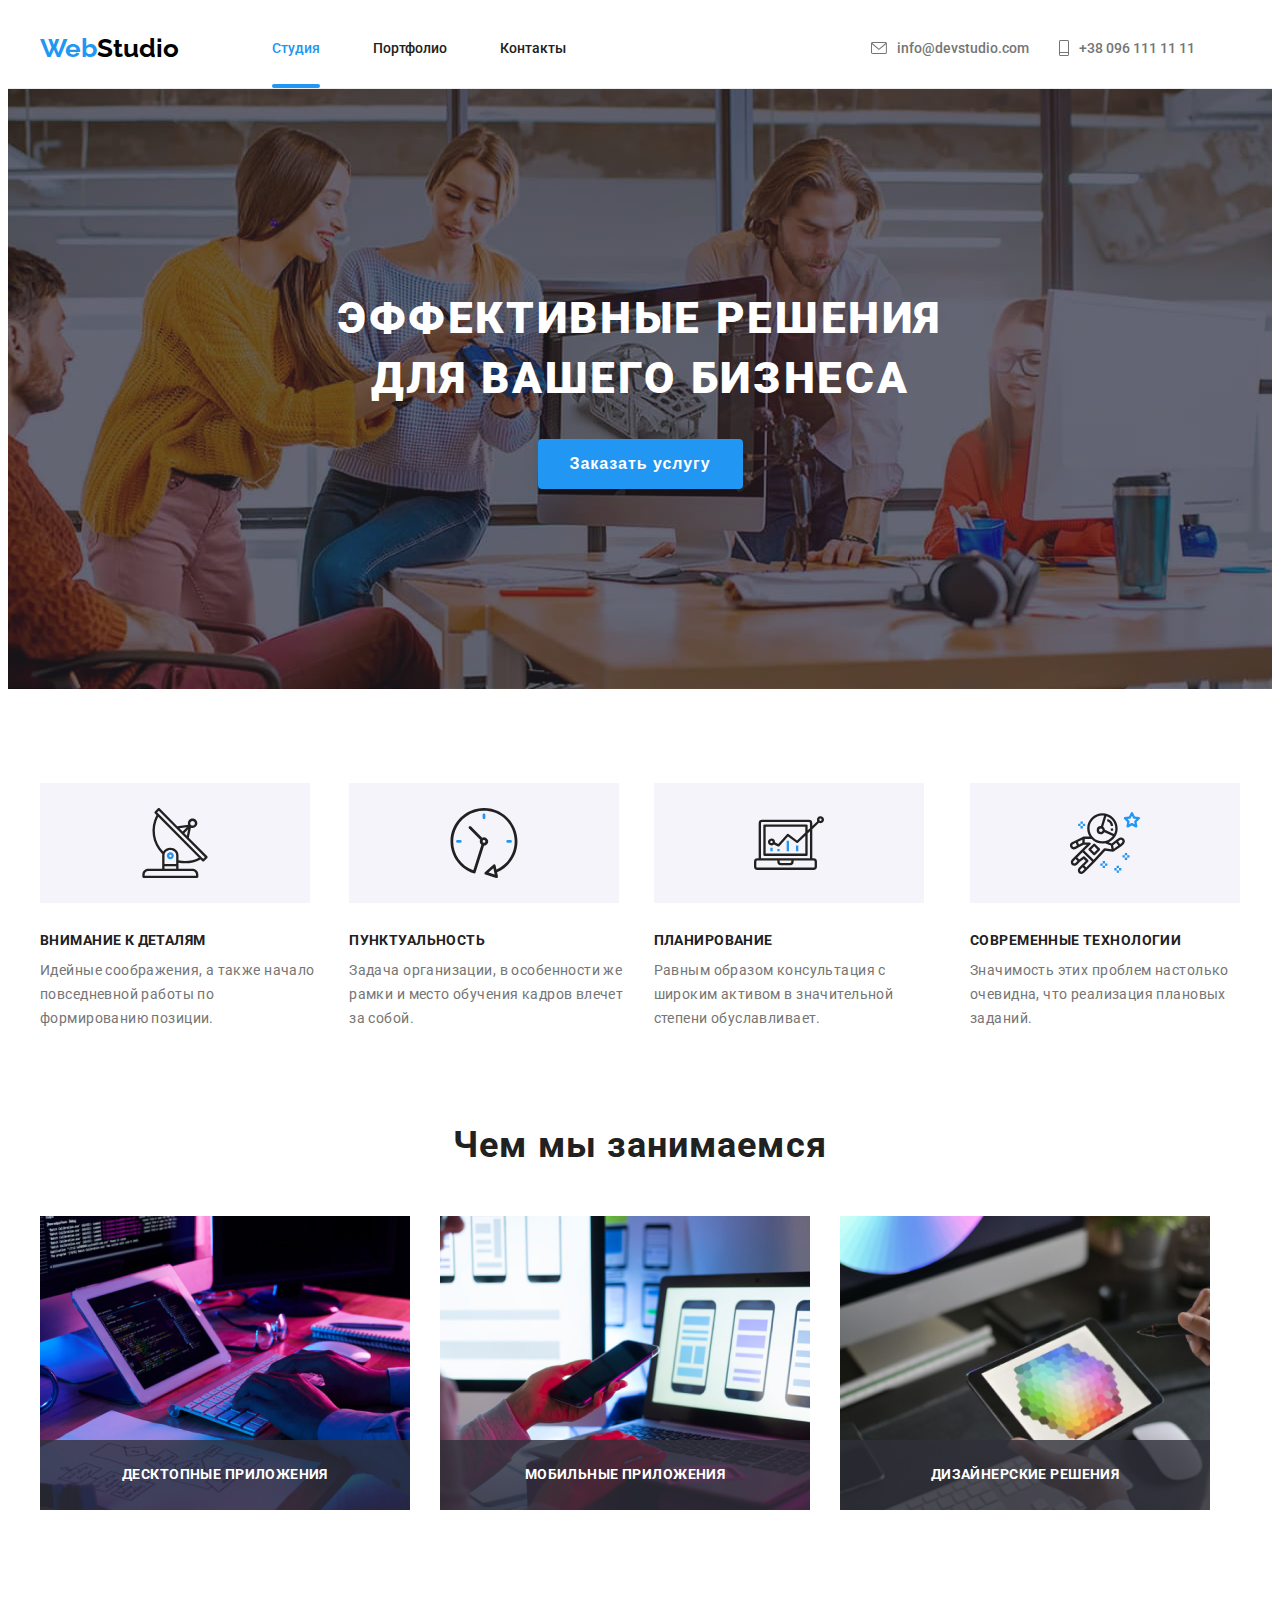
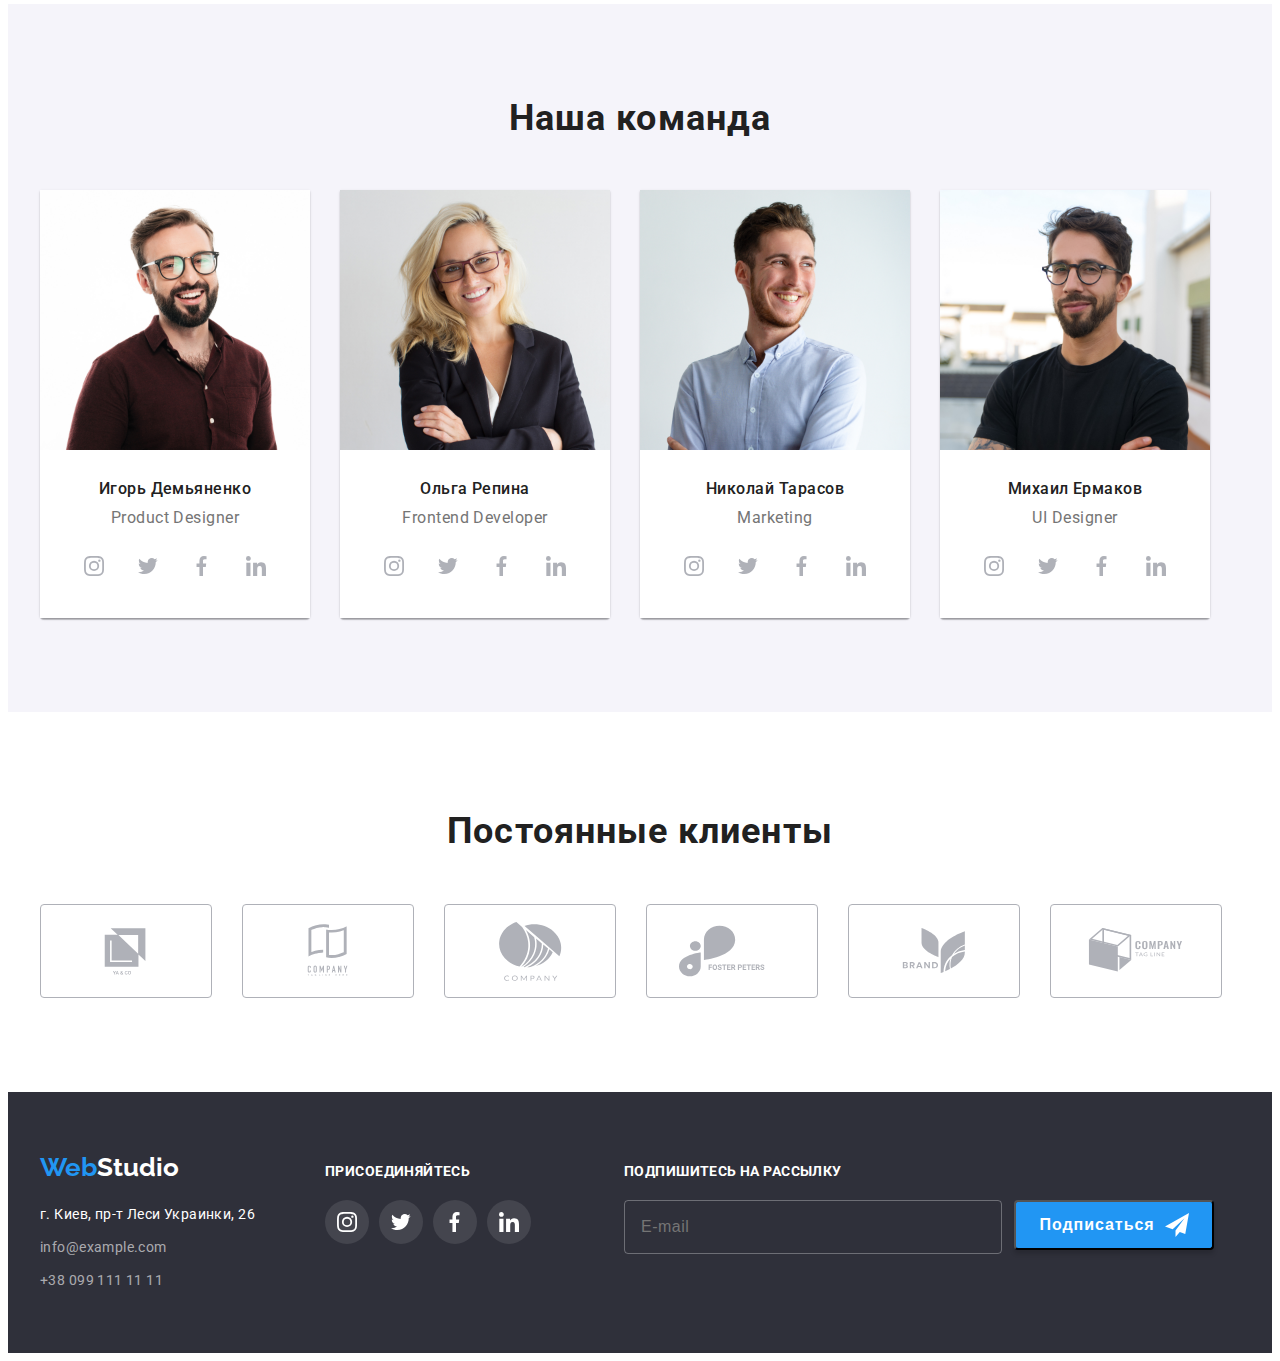
<file: index.html>
<!DOCTYPE html>
<html lang="ru">

<head>
    <meta charset="UTF-8">
    <meta http-equiv="X-UA-Compatible" content="IE=edge">
    <meta name="viewport" content="width=device-width, initial-scale=1.0">
    <title>Студия</title>
    <link rel="preconnect" href="https://fonts.googleapis.com">
    <link rel="preconnect" href="https://fonts.gstatic.com" crossorigin>
    <link
        href="https://fonts.googleapis.com/css2?family=Raleway:wght@700&family=Roboto:wght@400;500;700;900&display=swap"
        rel="stylesheet">
    <link rel="stylesheet" href="https://cdnjs.cloudflare.com/ajax/libs/modern-normalize/1.1.0/modern-normalize.min.css"
        integrity="sha512-wpPYUAdjBVSE4KJnH1VR1HeZfpl1ub8YT/NKx4PuQ5NmX2tKuGu6U/JRp5y+Y8XG2tV+wKQpNHVUX03MfMFn9Q=="
        crossorigin="anonymous" referrerpolicy="no-referrer" />
    <link rel="stylesheet" href="./css/styles.css" />
</head>

<body>
    <header>
        <div class="section-navigation container">
            <a class="logo" href="./index.html">Web<span class="logo-navigation">Studio</span></a>

            <nav class="header-nav">
                <ul class="site-nav">
                    <li class="link"><a href="#" class="current">Студия</a></li>
                    <li class="link"><a href="./portfolio.html">Портфолио</a></li>
                    <li class="link"><a href="#">Контакты</a></li>
                </ul>
            </nav>
            <ul class="contact-header">
                <li class="link">
                    <a class="link-icon" href="mailto:">
                        <svg class="icon" width="16" height="12">
                            <use href="./images/icons.svg#icon-mail"></use>
                        </svg> info@devstudio.com </a>
                </li>
                <li class="link">
                    <a class="link-icon" href="tel:">
                        <svg class="icon" width="10" height="16">
                            <use href="./images/icons.svg#icon-tel"></use>
                        </svg> +38 096 111 11 11 </a>
                </li>
            </ul>
        </div>
    </header>

    <main>
        <section class="hero-section">
            <div class="container">
                <h1 class="hero-title">Эффективные решения для вашего бизнеса</h1>
                <button type="button" class="hero-button" data-modal-open>Заказать услугу </button>
                 </div>
                <div class="hero-backdrop is-hidden" data-modal>
                    <div class="hero-modal">
                        <button type="button" class="close-modal" data-modal-close>
                            <svg width="18" height="18"><use href="./images/icons.svg#icon-close-black"></use></svg>
                        </button>
                       <p class="modal-text">Оставьте свои данные, мы вам перезвоним</p>
                        <form class="modal-form">

                            
                            <label class="form-field" >
                                <input name="username" class="input-form" type="text">
                                <span class="form-label">Имя</span>
                                <svg class="form-icon" width="12" height="12">
                                    <use href="./images/icons.svg#icon-name"></use>
                                </svg>
                            </label>
                        
                            
                                <label class="form-field" >
                                <input name="telephone" class="input-form" type="tel">
                                <span class="form-label">Телефон</span>
                                <svg class="form-icon" width="13" height="13">
                                    <use href="./images/icons.svg#icon-telephone"></use>
                                </svg>
                            </label>
                            
                            
                            <label class="form-field">
                                <input name="email" class="input-form" type="email">
                            <span class="form-label">Почта</span>
                            <svg class="form-icon" width="15" height="12">
                                <use href="./images/icons.svg#icon-email"></use>
                            </svg>
                            </label>
                            
                                <label class="form-label-area">
                                <textarea class="form-area" name="feedback" placeholder="Введите текст"></textarea>
                                <span class="form-label-text">Комментарий</span>
                            </label>
                            
                            <label class="form-check" >
                                 <input class="input-check visually-hidden" name="confirmation" type="checkbox"><span class="form-label-check">Соглашаюсь с рассылкой и принимаю</span> <a href="#">Условия договора</a>
                                 <svg class="check-icon" width="16" height="15">
                                     <use href="./images/icons.svg#icon-not-check"></use>
                                 </svg>
                                </label>

                            <button type="submit" class="modal-button">Отправить</button>
                            
                        </form>
                    </div>
                </div>

        </section>
        <section class="section-properties">
            <div class="container">
                <h2 class="visually-hidden">Наши возможности</h2>
                <ul class="properties">
                    <li>
                        <div class="item">
                            <svg class="icon" width="70" height="70">
                                <use href="./images/icons.svg#icon-radar"></use>
                            </svg>
                        </div>
                        <h3>Внимание к деталям</h3>
                        <p>Идейные соображения, а также начало повседневной работы по формированию позиции. </p>
                    </li>
                    <li>
                        <div class="item"><svg class="icon" width="70" height="70">
                                <use href="./images/icons.svg#icon-clock"></use>
                            </svg>
                        </div>
                        <h3>Пунктуальность</h3>
                        <p>Задача организации, в особенности же рамки и место обучения кадров влечет за собой.</p>
                    </li>
                    <li>
                        <div class="item">
                            <svg class="icon" width="70" height="70">
                                <use href="./images/icons.svg#icon-computer"></use>
                            </svg>
                        </div>
                        <h3>Планирование</h3>
                        <p>Равным образом консультация с широким активом в значительной степени обуславливает.</p>
                    </li>
                    <li>
                        <div class="item">
                            <svg class="icon" width="70" height="70">
                                <use href="./images/icons.svg#icon-astronaut"></use>
                            </svg>
                        </div>
                        <h3>Современные технологии</h3>
                        <p>Значимость этих проблем настолько очевидна, что реализация плановых заданий.</p>
                    </li>
                </ul>
            </div>
        </section>
        <section class="about-us">
            <div class="container">
                <h2 class="about-title">Чем мы занимаемся</h2>
                <ul class="about-list">
                    <li class="list"><img src="./images/box1.jpg" alt="Программирование" width="370">
                        <div class="wrapper-list-title">
                            <h3 class="list-title">Десктопные приложения</h3>
                        </div> </li>
                    <li class="list"><img src="./images/box2.jpg" alt="Мобильные приложения" width="370">
                        <div class="wrapper-list-title">
                            <h3 class="list-title">Мобильные приложения</h3>
                            </div></li>
                    <li class="list"><img src="./images/box3.jpg" alt="СимплДимпл" width="370">
                        <div class="wrapper-list-title">
                            <h3 class="list-title">Дизайнерские решения</h3>
                            </div></li>
                </ul>
            </div>
        </section>

        <section class="team">
            <div class="container">
                <h2 class="team-title">Наша команда</h2>

                <ul class="team-list">
                    <li class="item">
                        <div class="card-thumb">
                            <img src="./images/team/igor.jpg" alt="Игорь Демьяненко" width="270">
                        </div>
                        <div class="card-content">
                            <h3>Игорь Демьяненко</h3>
                            <p lang="en">Product Designer</p>
                            <ul class="icon-thumb">
                                <li class="item-icon">
                                    <a class="icon" href="https://www.instagram.com">
                                        <svg width="20" height="20">
                                            <use href="./images/icons.svg#icon-instagramgrey"></use>
                                        </svg>
                                    </a>
                                </li>
                                <li class="item-icon"> <a class="icon" href="https://www.twitter.com">
                                        <svg width="20" height="20">
                                            <use href="./images/icons.svg#icon-twittergrey"></use>
                                        </svg>
                                    </a></li>

                                <li class="item-icon"> <a class="icon" href="https://www.facebook.com">
                                        <svg width="20" height="20">
                                            <use href="./images/icons.svg#icon-facebookgrey"></use>
                                        </svg>
                                    </a></li>
                                <li class="item-icon"> <a class="icon" href="https://www.linkedin.com">
                                        <svg width="20" height="20">
                                            <use href="./images/icons.svg#icon-linkedingrey"></use>
                                        </svg>
                                    </a></li>
                            </ul>
                        </div>
                    </li>
                    <li class="item">
                        <div class="card-thumb">
                            <img src="./images/team/olga.jpg" alt="Ольга Репина" width="270">
                        </div>
                        <div class="card-content">
                            <h3>Ольга Репина</h3>
                            <p lang="en">Frontend Developer</p>
                            <ul class="icon-thumb">
                                <li class="item-icon">
                                    <a class="icon" href="https://www.instagram.com">
                                        <svg width="20" height="20">
                                            <use href="./images/icons.svg#icon-instagramgrey"></use>
                                        </svg>
                                    </a>
                                </li>
                                <li class="item-icon"> <a class="icon" href="https://www.twitter.com">
                                        <svg width="20" height="20">
                                            <use href="./images/icons.svg#icon-twittergrey"></use>
                                        </svg>
                                    </a></li>

                                <li class="item-icon"> <a class="icon" href="https://www.facebook.com">
                                        <svg width="20" height="20">
                                            <use href="./images/icons.svg#icon-facebookgrey"></use>
                                        </svg>
                                    </a></li>
                                <li class="item-icon"> <a class="icon" href="https://www.linkedin.com">
                                        <svg width="20" height="20">
                                            <use href="./images/icons.svg#icon-linkedingrey"></use>
                                        </svg>
                                    </a></li>
                            </ul>
                        </div>
                    </li>
                    <li class="item">
                        <div class="card-thumb">
                            <img src="./images/team/nikolay.jpg" alt="Николай Тарасов" width="270">
                        </div>
                        <div class="card-content">
                            <h3>Николай Тарасов</h3>
                            <p lang="en">Marketing</p>
                            <ul class="icon-thumb">
                                <li class="item-icon">
                                    <a class="icon" href="https://www.instagram.com">
                                        <svg width="20" height="20">
                                            <use href="./images/icons.svg#icon-instagramgrey"></use>
                                        </svg>
                                    </a>
                                </li>
                                <li class="item-icon"> <a class="icon" href="https://www.twitter.com">
                                        <svg width="20" height="20">
                                            <use href="./images/icons.svg#icon-twittergrey"></use>
                                        </svg>
                                    </a></li>

                                <li class="item-icon"> <a class="icon" href="https://www.facebook.com">
                                        <svg width="20" height="20">
                                            <use href="./images/icons.svg#icon-facebookgrey"></use>
                                        </svg>
                                    </a></li>
                                <li class="item-icon"> <a class="icon" href="https://www.linkedin.com">
                                        <svg width="20" height="20">
                                            <use href="./images/icons.svg#icon-linkedingrey"></use>
                                        </svg>
                                    </a></li>
                            </ul>
                        </div>
                    </li>
                    <li class="item">
                        <div class="card-thumb">
                            <img src="./images/team/michail.jpg" alt="Михаил Ермаков" width="270">
                        </div>
                        <div class="card-content">
                            <h3>Михаил Ермаков</h3>
                            <p lang="en">UI Designer</p>
                            <ul class="icon-thumb">

                                <li class="item-icon">
                                    <a class="icon" href="https://www.instagram.com">
                                        <svg width="20" height="20">
                                            <use href="./images/icons.svg#icon-instagramgrey"></use>
                                        </svg>
                                    </a>
                                </li>
                                <li class="item-icon"> <a class="icon" href="https://www.twitter.com">
                                        <svg width="20" height="20">
                                            <use href="./images/icons.svg#icon-twittergrey"></use>
                                        </svg>
                                    </a></li>

                                <li class="item-icon"> <a class="icon" href="https://www.facebook.com">
                                        <svg width="20" height="20">
                                            <use href="./images/icons.svg#icon-facebookgrey"></use>
                                        </svg>
                                    </a></li>
                                <li class="item-icon"> <a class="icon" href="https://www.linkedin.com">
                                        <svg width="20" height="20">
                                            <use href="./images/icons.svg#icon-linkedingrey"></use>
                                        </svg>
                                    </a></li>
                            </ul>
                        </div>
                    </li>
                </ul>
            </div>
        </section>
        <section class="clients">
            <div class="container">
                <h2 class="clients-title">Постоянные клиенты</h2>
                <ul class="clients-thumb">
                    <li class="clients-list"> <a class="clients-link" href="">
                            <svg class="clients-border" width="106" height="60">
                                <use class="clients-icon" href="./images/icons.svg#icon-Logo"></use>
                            </svg> </a>
                    </li>
                    <li class="clients-list">
                        <a class="clients-link" href="">
                            <svg class="clients-border" width="106" height="60">
                                <use class="clients-icon" href="./images/icons.svg#icon-Logo4"></use>
                            </svg> </a>
                    </li>
                    <li class="clients-list"> <a class="clients-link" href="">
                            <svg class="clients-border" width="106" height="60">
                                <use class="clients-icon" href="./images/icons.svg#icon-logo1"></use>
                            </svg> </a>
                    </li>
                    <li class="clients-list"> <a class="clients-link" href="">
                            <svg class="clients-border" width="106" height="60">
                                <use class="clients-icon" href="./images/icons.svg#icon-Logo5"></use>
                            </svg> </a>
                    </li>
                    <li class="clients-list"> <a class="clients-link" href="">
                            <svg class="clients-border" width="106" height="60">
                                <use class="clients-icon" href="./images/icons.svg#icon-Logo3"></use>
                            </svg> </a>
                    </li>
                    <li class="clients-list"> <a class="clients-link" href="">
                            <svg class="clients-border" width="106" height="60">
                                <use class="clients-icon" href="./images/icons.svg#icon-Logo2"></use>
                            </svg> </a>
                    </li>
                </ul>
            </div>
        </section>

    </main>
    <footer class="footer-section">
        <div class="container">
            <div>
                <a class="logo" href="./index.html">Web<span class="logo-navigation-footer">Studio</span></a>
                <address class="contact-footer">
                    <p>г. Киев, пр-т Леси Украинки, 26 </p>
                    <ul class="contact-footer-list">
                        <li class="item-footer"><a href="mailto:">info@example.com </a></li>
                        <li class="item-footer"><a href="tel:">+38 099 111 11 11 </a></li>
                    </ul>
                </address>
            </div>
            <div class="social-list">
                <h2 class="footer-title">Присоединяйтесь</h2>
                <ul class="icon-list">
                    <li class="item-icon">
                        <a class="footer-icon" href="https://www.instagram.com">
                            <svg width="20" height="20">
                                <use href="./images/icons.svg#icon-instagramgrey"></use>
                            </svg>
                        </a>
                    </li>
                    <li class="item-icon"> <a class="footer-icon" href="https://www.twitter.com">
                            <svg width="20" height="20">
                                <use href="./images/icons.svg#icon-twittergrey"></use>
                            </svg>
                        </a></li>

                    <li class="item-icon"> <a class="footer-icon" href="https://www.facebook.com">
                            <svg width="20" height="20">
                                <use href="./images/icons.svg#icon-facebookgrey"></use>
                            </svg>
                        </a></li>
                    <li class="item-icon"> <a class="footer-icon" href="https://www.linkedin.com">
                            <svg width="20" height="20">
                                <use href="./images/icons.svg#icon-linkedingrey"></use>
                            </svg>
                        </a></li>
                </ul>
            </div>
            <div class="submit-wrapper">
                <p class="submit-text">Подпишитесь на рассылку</p>
            
            <form name="signup_form" class="signup-form">
                <label >
                    <input name="email" placeholder="E-mail" class="area-email">
                </label>
                
                <button class="submit-button" type="submit">Подписаться
                    <svg class="icon-send" width="24" height="24">
                        <use href="./images/icons.svg#icon-send"> </use>
                    </svg>
                </button>

            </form>
            </div>  
        </div>
    </footer>
    
    <script src="./JS/modal.js"></script>
</body>

</html>
</file>
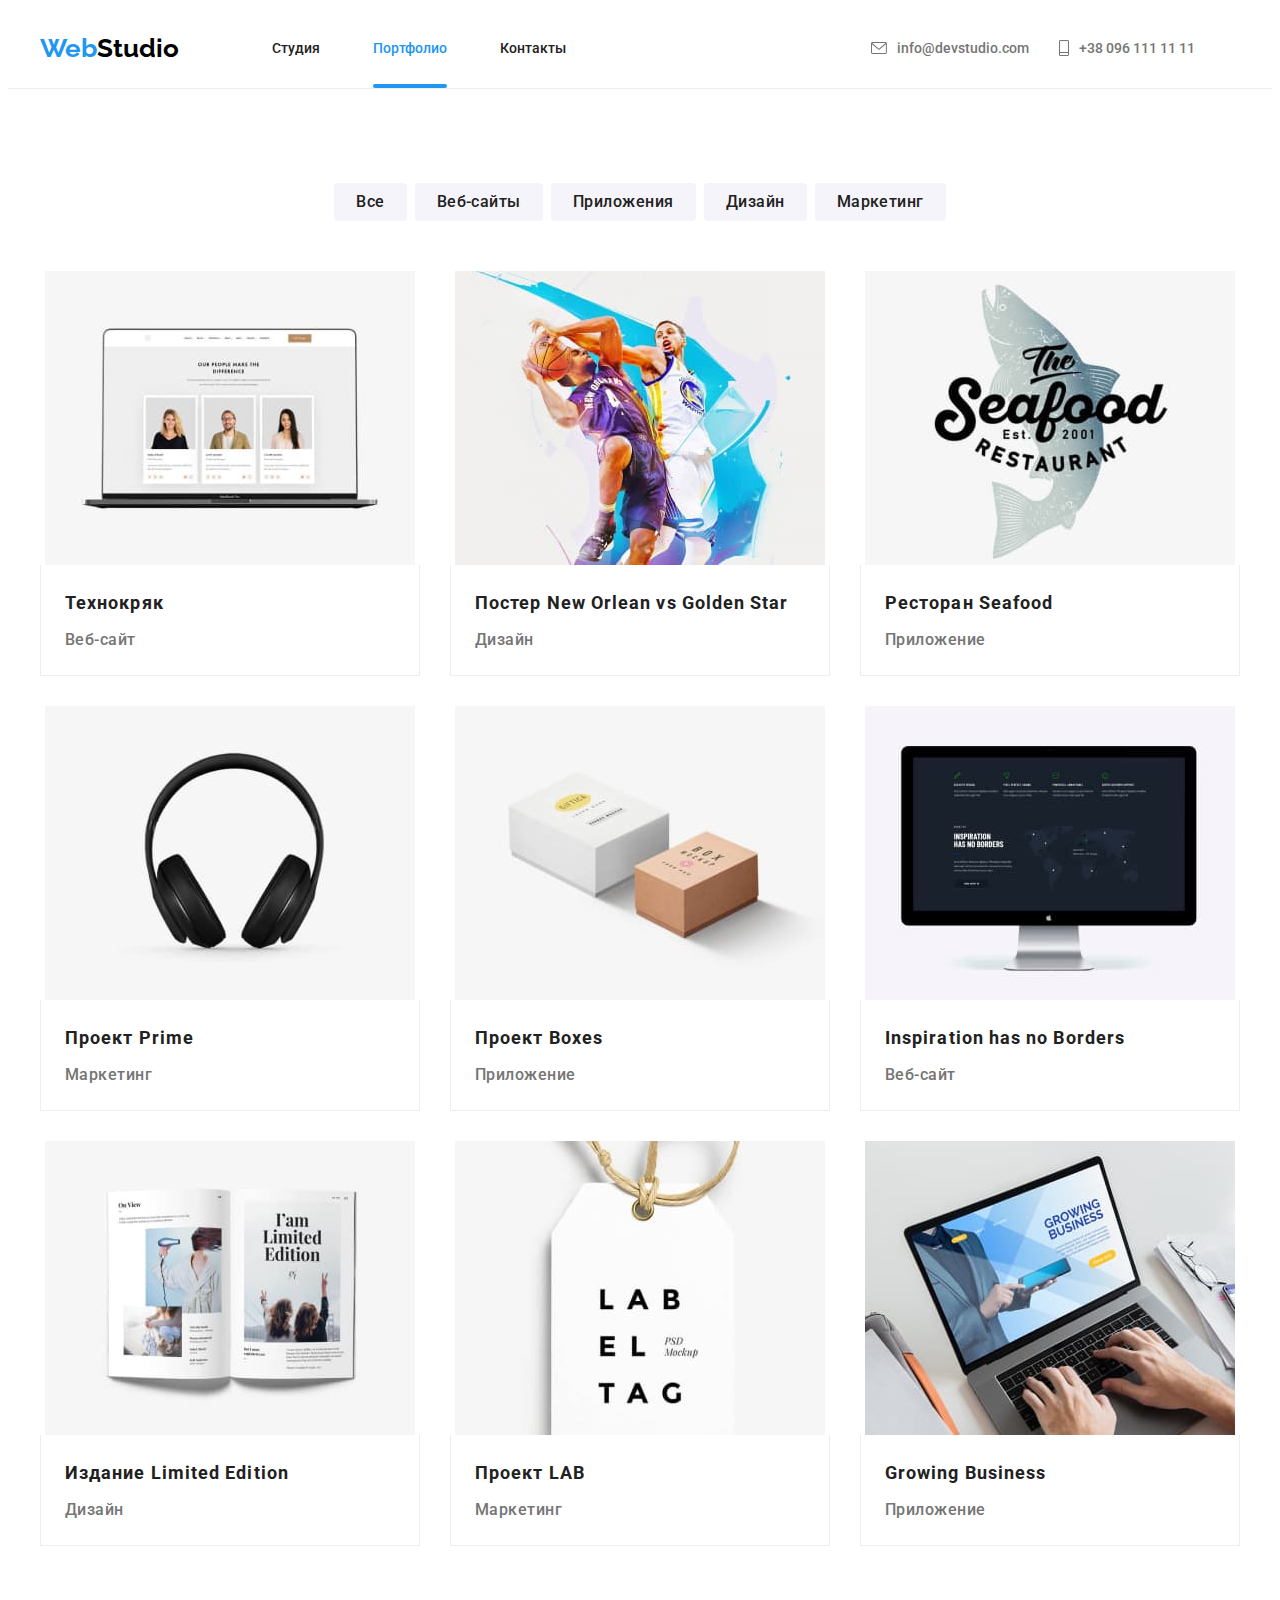
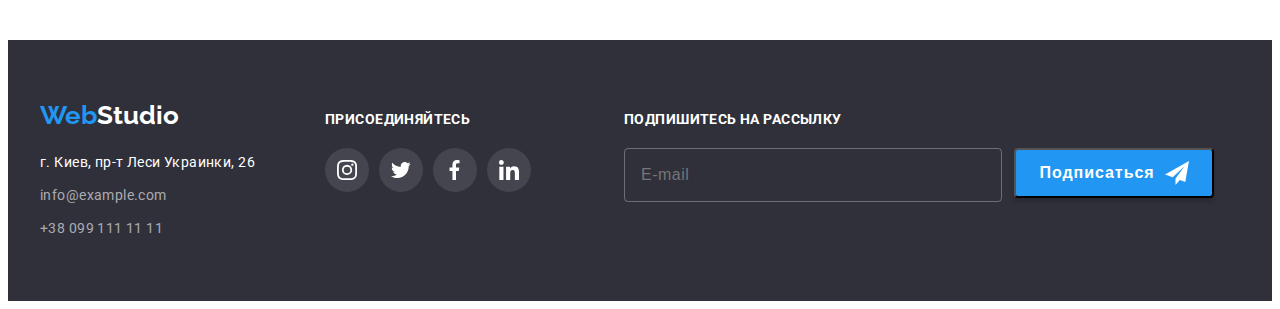
<file: portfolio.html>
<!DOCTYPE html>
<html lang="ru">
<head>
    <meta charset="UTF-8">
    <meta http-equiv="X-UA-Compatible" content="IE=edge">
    <meta name="viewport" content="width=device-width, initial-scale=1.0">
    <title>Портфолио</title>
    <link rel="preconnect" href="https://fonts.googleapis.com">
    <link rel="preconnect" href="https://fonts.gstatic.com" crossorigin>
    <link href="https://fonts.googleapis.com/css2?family=Raleway:wght@700&family=Roboto:wght@400;500;700;900&display=swap"
        rel="stylesheet">
        <link rel="stylesheet" href="https://cdnjs.cloudflare.com/ajax/libs/modern-normalize/1.1.0/modern-normalize.min.css"
            integrity="sha512-wpPYUAdjBVSE4KJnH1VR1HeZfpl1ub8YT/NKx4PuQ5NmX2tKuGu6U/JRp5y+Y8XG2tV+wKQpNHVUX03MfMFn9Q=="
            crossorigin="anonymous" referrerpolicy="no-referrer" />
    <link rel="stylesheet" href="./css/styles.css"/>
</head>
<body>

<header><div class="section-navigation container">
    <a class="logo" href="./index.html">Web<span class="logo-navigation">Studio</span></a>

    <nav class="header-nav">
        <ul class="site-nav">
            <li class="link"><a href="./index.html">Студия</a></li>
            <li class="link"><a href="#" class="current">Портфолио</a></li>
            <li class="link"><a href="#">Контакты</a></li>
        </ul>
    </nav>
    <ul class="contact-header">
      <li class="link">
        <a class="link-icon" href="mailto:">
          <svg class="icon" width="16" height="12">
            <use href="./images/icons.svg#icon-mail"></use>
          </svg> info@devstudio.com </a>
      </li>
      <li class="link">
        <a class="link-icon" href="tel:">
          <svg class="icon" width="10" height="16">
            <use href="./images/icons.svg#icon-tel"></use>
          </svg> +38 096 111 11 11 </a>
      </li>
    </ul>
</div>
</header>
<main class="main-portfolio">

  <section class="filter-section">
      <div class="container">
      <h1 class="visually-hidden"> Портфолио</h1>
    <ul class="filter-block">
          <li class="item"><button type="button" class="filter-button">Все</button></li>
          <li class="item"><button type="button" class="filter-button">Веб-сайты</button></li>
          <li class="item"><button type="button" class="filter-button ">Приложения</button></li>
          <li class="item"><button type="button" class="filter-button">Дизайн</button></li>
          <li class="item"><button type="button" class="filter-button">Маркетинг</button></li>
    </ul>

    <ul class="project">
          <li class="project-list">
              <a  href="" class="project-link">
                <div class="project-thumb">
                <img src="./images/portfolio/1.jpg" alt="Веб-сайт" width="370">
              <p class="project-overlay-text">Технокряк это современная площадка распространения коронавируса. Компании используют эту платформу для цифрового
              шпионажа и атак на защищённые сервера конкурентов.</p></div>
         <div class="container-text">
         <h2 class="project-title">Технокряк</h2> 
          <p class="project-text">Веб-сайт</p>
          </div>
        </a>
        </li> 
          <li class="project-list">
              <a href="" class="project-link">
                <div class="project-thumb"><img src="./images/portfolio/2.jpg" alt="Дизайн" width="370">
                  <p class="project-overlay-text">Lorem ipsum dolor sit amet consectetur adipisicing elit. Reiciendis dolorum velit, nostrum nam corporis ex ratione eveniet enim facere accusantium!</p>
                  </div>
        <div class="container-text">
        <h2 class="project-title">Постер New Orlean vs Golden Star</h2>
          <p class="project-text">Дизайн</p>
          </div>
        </a>
        </li>
          <li class="project-list">
              <a href="" class="project-link">
                <div class="project-thumb"><img src="./images/portfolio/3.jpg" alt="Приложение" width="370">
                  <p class="project-overlay-text">Lorem ipsum dolor sit amet consectetur adipisicing elit. Quaerat cupiditate, corporis veniam exercitationem quia voluptates placeat qui distinctio vitae nobis.</p>
                  </div>  
        <div class="container-text">
         <h2 class="project-title">Ресторан Seafood</h2>
          <p class="project-text">Приложение</p>
          </div>
        </a>
         </li>
          <li class="project-list">
              <a href="" class="project-link">
                <div class="project-thumb"><img src="./images/portfolio/4.jpg" alt="Маркетинг" width="370">
                  <p class="project-overlay-text">Lorem ipsum dolor sit amet consectetur, adipisicing elit. Assumenda perspiciatis molestiae, asperiores nulla sint possimus ipsa esse nihil in veniam.</p>
                  </div>
        <div class="container-text">
        <h2 class="project-title">Проект Prime</h2>
          <p class="project-text">Маркетинг</p>
          </div>
        </a>
     </li>
          <li class="project-list">
              <a href="" class="project-link">
                <div class="project-thumb"><img src="./images/portfolio/5.jpg" alt="Приложение" width="370">
                  <p class="project-overlay-text">Lorem ipsum dolor sit amet consectetur adipisicing elit. Doloremque non eaque voluptates expedita consequatur? Unde eum amet dolorem recusandae nostrum.</p>
                  </div>  
        <div class="container-text">
         <h2 class="project-title">Проект Boxes</h2>
          <p class="project-text">Приложение</p> 
        </div>
        </a>
    </li>
          <li class="project-list">
              <a href="" class="project-link">
                <div class="project-thumb"><img src="./images/portfolio/6.jpg" alt="Веб-сайт" width="370">
                  <p class="project-overlay-text">Lorem ipsum dolor sit amet consectetur adipisicing elit. Porro maiores maxime praesentium earum error tempora, quam vitae eligendi culpa delectus.</p>
                  </div>  
        <div class="container-text">
        <h2 class="project-title">Inspiration has no Borders</h2>
          <p class="project-text">Веб-сайт</p>
          </div>
        </a>
     </li>
          <li class="project-list">
              <a href="" class="project-link">
                <div class="project-thumb"><img src="./images/portfolio/7.jpg" alt="Дизайн" width="370">
                  <p class="project-overlay-text">Lorem ipsum dolor, sit amet consectetur adipisicing elit. Nam iusto ipsam eveniet ab unde praesentium neque aperiam illum maxime. Repellat!</p>
                  </div>
        <div class="container-text">
        <h2 class="project-title">Издание Limited Edition</h2>
          <p class="project-text">Дизайн</p>
          </div>
        </a>
     </li>
          <li class="project-list">
              <a href="" class="project-link">
                <div class="project-thumb"><img src="./images/portfolio/8.jpg" alt="Маркетинг" width="370">
                    <p class="project-overlay-text">Lorem ipsum dolor sit amet consectetur adipisicing elit. Culpa nostrum rerum assumenda illum expedita, commodi odio et nemo maiores temporibus.</p>
                    </div>
        <div class="container-text">
        <h2 class="project-title">Проект LAB</h2>
          <p class="project-text">Маркетинг</p> 
          </div>
        </a>
    </li>
          <li class="project-list">
              <a href="" class="project-link">
                <div class="project-thumb"><img src="./images/portfolio/9.jpg" alt="Приложение" width="370">
                  <p class="project-overlay-text">Lorem ipsum dolor sit amet consectetur adipisicing elit. Saepe deserunt cum veniam sit doloremque et enim est ad sunt eveniet?</p>
                  </div>
        <div class="container-text">
        <h2 class="project-title">Growing Business</h2>
          <p class="project-text">Приложение</p> 
          </div>
        </a>
    </li>
    </ul>
    </div>
  </section>
</main>

<footer class="footer-section">
  <div class="container">
    <div>
      <a class="logo" href="./index.html">Web<span class="logo-navigation-footer">Studio</span></a>
      <address class="contact-footer">
        <p>г. Киев, пр-т Леси Украинки, 26 </p>
        <ul class="contact-footer-list">
          <li class="item-footer"><a href="mailto:">info@example.com </a></li>
          <li class="item-footer"><a href="tel:">+38 099 111 11 11 </a></li>
        </ul>
      </address>
    </div>
    <div class="social-list">
      <h2 class="footer-title">Присоединяйтесь</h2>
      <ul class="icon-list">
        <li class="item-icon">
          <a class="footer-icon" href="https://www.instagram.com">
            <svg width="20" height="20">
              <use href="./images/icons.svg#icon-instagramgrey"></use>
            </svg>
          </a>
        </li>
        <li class="item-icon"> <a class="footer-icon" href="https://www.twitter.com">
            <svg width="20" height="20">
              <use href="./images/icons.svg#icon-twittergrey"></use>
            </svg>
          </a></li>

        <li class="item-icon"> <a class="footer-icon" href="https://www.facebook.com">
            <svg width="20" height="20">
              <use href="./images/icons.svg#icon-facebookgrey"></use>
            </svg>
          </a></li>
        <li class="item-icon"> <a class="footer-icon" href="https://www.linkedin.com">
            <svg width="20" height="20">
              <use href="./images/icons.svg#icon-linkedingrey"></use>
            </svg>
          </a></li>
      </ul>
    </div>
    <div class="submit-wrapper">
      <p class="submit-text">Подпишитесь на рассылку</p>

      <form name="signup_form" class="signup-form">
        <label >
        <input name="email"  placeholder="E-mail" class="area-email">
        </label>
        <button class="submit-button" type="submit">Подписаться
          <svg class="icon-send" width="24" height="24">
            <use href="./images/icons.svg#icon-send"> </use>
          </svg>
        </button>

      </form>
    </div>
  </div>
</footer>
</body>
</html>
</file>
<file: css/styles.css>
/* основной #212121 */
/* второстепенный #2196F3 */
/* дополнительный #fff */
/* задний фон #fff; */
:root {
  --brand-color: #212121;
  --accent-color: #2196f3;
  --contact-color: #757575;
  --background-color: #fff;
  --accent-background-color: #f5f4fa;
  --footer-background-color: #2f303a;
  --header-background-color: #fff;
}

body {
  font-family: 'Roboto', sans-serif;
  color: var(--brand-color);
}
img {
  display: block;
  max-width: 100%;
}

ul {
  list-style: none;
}
h1,
h2,
h3,
p,
ul {
  margin: 0;
  padding: 0;
}

.visually-hidden {
  position: absolute;
  width: 1px;
  height: 1px;
  margin: -1px;
  border: 0;
  padding: 0;

  white-space: nowrap;
  clip-path: inset(100%);
  clip: rect(0 0 0 0);
  overflow: hidden;
}
/* Header */
header {
  background-color: var(--header-background-color);
  border-bottom: 1px solid #ececec;
}
.section-navigation {
  display: flex;
  align-items: center;
}

.header-nav {
  margin-left: 93px;
}

.site-nav {
  display: flex;
  margin-top: 0;
  margin-bottom: 0;
  padding-left: 0;
}
.site-nav .link a {
  display: block;
  padding-top: 32px;
  padding-bottom: 32px;
  transition: color 250ms cubic-bezier(0.4, 0, 0.2, 1);
}
.site-nav .link:not(:last-child) {
  margin-right: 53px;
}

.logo {
  text-decoration: none;
  font-family: Raleway;
  font-style: normal;
  font-weight: 700;
  font-size: 26px;
  line-height: 1.2;
  color: var(--accent-color);
}
.logo-navigation {
  color: #000;
}
.site-nav a {
  font-weight: 500;
  font-size: 14px;
  line-height: 1.17;
  text-decoration: none;
  color: var(--brand-color);
}
.site-nav .current {
  position: relative;
  color: var(--accent-color);
}
.site-nav .current::after {
  position: absolute;
  bottom: 0;
  right: 0;
  content: '';
  width: 100%;
  height: 4px;
  border-radius: 2px;
  background-color: var(--accent-color);
}

.site-nav a:hover,
.site-nav a:focus {
  color: var(--accent-color);
}
.contact-header {
  display: flex;
  margin-left: 305px;
  padding-left: 0;
}
.contact-header .link + .link {
  display: block;
  margin-left: 30px;
}

.contact-header .link-icon {
  font-weight: 500;
  font-size: 14px;
  line-height: 1.17;
  text-decoration: none;
  color: var(--contact-color);
  fill: var(--contact-color);
}
.link-icon {
  display: flex;
  align-items: center;
  transition: color 250ms cubic-bezier(0.4, 0, 0.2, 1), fill 250ms cubic-bezier(0.4, 0, 0.2, 1);
}
.link-icon .icon {
  margin-right: 10px;
}

.link-icon:hover,
.link-icon:focus {
  fill: var(--accent-color);
  color: var(--accent-color);
}

/* Main portfolio */

.filter-section {
  background-color: var(--background-color);
  padding-top: 94px;
  padding-bottom: 94px;
}

.filter-block {
  display: flex;
  justify-content: center;
  margin-bottom: 50px;
  margin-top: 0;
  padding-left: 0;
}
.filter-block > .item:not(:last-child) {
  margin-right: 8px;
}

.filter-block .filter-button {
  border: transparent;
  border-radius: 4px;
  padding: 6px 22px;
}

.filter-button {
  font-family: Roboto;
  font-weight: 500;
  font-size: 16px;
  line-height: 1.62;
  text-align: center;
  letter-spacing: 0.03em;
  background-color: var(--accent-background-color);
  cursor: pointer;
  color: var(--brand-color);
  transition: color 250ms cubic-bezier(0.4, 0, 0.2, 1),
    background-color 250ms cubic-bezier(0.4, 0, 0.2, 1),
    box-shadow 250ms cubic-bezier(0.4, 0, 0.2, 1);
}

.filter-button:hover,
.filter-button:focus {
  color: var(--header-background-color);
  background-color: var(--accent-color);
  box-shadow: 0px 3px 1px rgba(0, 0, 0, 0.1), 0px 1px 2px rgba(0, 0, 0, 0.08),
    0px 2px 2px rgba(0, 0, 0, 0.12);
}

/* Карточки Портфолио */

.project {
  display: flex;
  flex-wrap: wrap;
  padding: 0;
  margin-top: 0;
}
.project-list {
  transition: box-shadow 250ms cubic-bezier(0.4, 0, 0.2, 1);
}

.project > .project-list:nth-child(-n + 3) {
  margin-top: 0;
}

.project > .project-list {
  flex-basis: calc((100% - 60px) / 3);
  margin-top: 30px;
  margin-right: 30px;
  width: 370px;
}
.project-list:nth-child(3n) {
  margin-right: 0;
}

.project-link:focus,
.project-link:hover {
  box-shadow: 0px 1px 1px rgba(0, 0, 0, 0.12), 0px 4px 4px rgba(0, 0, 0, 0.06),
    1px 4px 6px rgba(0, 0, 0, 0.16);
}

.project-link {
  position: relative;
  display: block;
  text-decoration: none;
  width: 100%;
  height: 100%;
  transition: box-shadow 250ms cubic-bezier(0.4, 0, 0.2, 1);
}

.project-link .project-text {
  color: var(--contact-color);
  font-weight: 500;
  font-size: 16px;
  line-height: 1.87;
  letter-spacing: 0.03em;
}

.project-link .project-title {
  color: var(--brand-color);
  font-weight: 700;
  font-size: 18px;
  line-height: 2;
  letter-spacing: 0.06em;
  margin-bottom: 4px;
}
.container-text {
  margin: 0;
  padding: 20px 24px;
  border: 1px solid #eeeeee;
  border-top: none;
}
.project-thumb {
  position: relative;
  overflow: hidden;
  display: flex;
  justify-content: center;
  align-items: center;
}

.project-thumb::before {
  position: absolute;
  content: '';
  display: inline-block;
  top: 0;
  left: 0;
  height: 100%;
  width: 100%;
  background-color: rgba(33, 150, 243, 0.9);
  transform: translatey(101%);
  transition: transform 250ms cubic-bezier(0.4, 0, 0.2, 1);
}

.project-overlay-text {
  position: absolute;
  top: 0;
  left: 0;
  transform: translateY(101%);
  padding: 64px 24px;
  font-weight: 400;
  font-size: 18px;
  line-height: 1.56;
  letter-spacing: 0.03em;
  color: var(--accent-background-color);
  transition: transform 250ms cubic-bezier(0.4, 0, 0.2, 1);
}
.project-link:hover .project-thumb::before,
.project-link:focus .project-thumb::before {
  transform: translateY(0);
}
.project-link:hover .project-overlay-text,
.project-link:focus .project-overlay-text {
  transform: translateY(0);
}

/* Footer */
.footer-section {
  background-color: var(--footer-background-color);
  padding-top: 60px;
  padding-bottom: 60px;
}
.container {
  width: 1200px;
  padding-left: 15px;
  padding-right: 15px;
  margin-left: auto;
  margin-right: auto;
}
.footer-section .container {
  display: flex;
  align-items: baseline;
}
.footer-title {
  font-weight: 700;
  font-size: 14px;
  line-height: 1.14;
  letter-spacing: 0.03em;
  color: var(--background-color);
  text-transform: uppercase;
  margin-bottom: 20px;
}

.logo-navigation-footer {
  color: var(--header-background-color);
  margin-left: auto;
}
.contact-footer {
  margin-top: 20px;
}
.contact-footer-list {
  margin-left: auto;
  padding-left: 0;
  margin-top: 9px;
}
.item-footer:not(:last-child) {
  margin-bottom: 9px;
}
.icon-list {
  display: flex;
  align-items: center;
  padding: 0;
}
.item-icon:not(:last-child) {
  margin-right: 10px;
}

.item-icon .footer-icon {
  display: flex;
  justify-content: center;
  align-items: center;
  width: 44px;
  height: 44px;
  border-radius: 50%;
  fill: var(--header-background-color);
  background-color: rgba(255, 255, 255, 0.1);
  cursor: pointer;
  transition: background-color 250ms cubic-bezier(0.4, 0, 0.2, 1);
}

.item-icon .footer-icon:hover,
.item-icon .footer-icon:focus {
  background-color: var(--accent-color);
}

.contact-footer p {
  text-decoration: none;
  font-weight: 400;
  font-size: 14px;
  line-height: 1.71;
  letter-spacing: 0.03em;
  color: var(--header-background-color);
  font-style: normal;
  margin-left: auto;
}
.contact-footer a {
  font-weight: 400;
  font-size: 14px;
  line-height: 1.71;
  letter-spacing: 0.03em;
  text-decoration: none;
  color: rgba(255, 255, 255, 0.6);
  font-style: normal;
  transition: color 250ms cubic-bezier(0.4, 0, 0.2, 1);
}

.contact-footer a:focus,
.contact-footer a:hover {
  color: var(--accent-color);
}

.social-list {
  margin-left: 70px;
}

.submit-text {
  font-weight: 700;
  font-size: 14px;
  line-height: 1.14;
  letter-spacing: 0.03em;
  text-transform: uppercase;
  color: var(--background-color);
  margin-bottom: 20px;
}
.submit-wrapper {
  margin-left: 93px;
}
.signup-form {
  display: flex;
}
.area-email {
  background-color: transparent;
  border: 1px solid rgba(255, 255, 255, 0.3);
  border-radius: 4px;
  width: 358px;
  height: 50px;
  font-weight: normal;
  font-size: 16px;
  line-height: 1.25;
  padding-left: 16px;

  letter-spacing: 0.03em;
  color: rgba(255, 255, 255, 0.6);
  outline: white;
}

.submit-button {
  background-color: var(--accent-color);
  font-weight: 700;
  font-size: 16px;
  line-height: 1.87;
  display: flex;
  justify-content: center;
  align-items: center;
  letter-spacing: 0.06em;
  margin-left: 12px;
  width: 200px;
  height: 50px;
  box-shadow: 0px 4px 4px rgba(0, 0, 0, 0.15);
  border-radius: 4px;
  color: var(--background-color);
}

.icon-send {
  margin-left: 10px;
}

/* Main Studio */
/* Hero Main */
.hero-section {
  padding-bottom: 200px;
  padding-top: 200px;
  max-width: 1600px;
  margin-left: auto;
  margin-right: auto;
  background-position: center;
  background-repeat: no-repeat;
  background-color: #c4c4c4;
  background-image: linear-gradient(to right, rgba(47, 48, 58, 0.4), rgba(47, 48, 58, 0.4)),
    url(../images/hero-background.jpg);
}

.hero-title {
  margin-top: 0;
  font-weight: 900;
  font-size: 44px;
  line-height: 1.36;
  letter-spacing: 0.06em;
  color: var(--header-background-color);
  text-transform: uppercase;
  width: 696px;
  text-align: center;
  margin-left: auto;
  margin-right: auto;
  margin-bottom: 30px;
}
.hero-button {
  font-weight: 700;
  font-size: 16px;
  line-height: 1.87;

  display: block;
  margin-left: auto;
  margin-right: auto;
  letter-spacing: 0.06em;
  background-color: var(--accent-color);
  color: var(--header-background-color);
  cursor: pointer;
  border-radius: 4px;
  border: transparent;
  padding: 10px 32px;
  box-shadow: 0px 4px 4px rgba(0, 0, 0, 0.15);
}

.hero-button:hover,
.hero-button:focus {
  background-color: #188ce8;
  color: var(--header-background-color);
}
/* Backdrop Modal window */
.hero-backdrop {
  position: fixed;

  top: 0;
  left: 0;
  width: 100%;
  height: 100%;
  z-index: 2;
  background-color: rgba(0, 0, 0, 0.2);
  opacity: 1;
  transition: opacity 250ms cubic-bezier(0.4, 0, 0.2, 1);
}
.hero-backdrop.is-hidden {
  opacity: 0;
  pointer-events: none;
}

.hero-backdrop.is-hidden .hero-modal {
  transform: translate(-50%, -50%) scale(0.9);
}

.hero-modal {
  position: absolute;
  top: 50%;
  left: 50%;
  transform: translate(-50%, -50%) scale(1);

  min-width: 528px;
  min-height: 581px;
  background-color: #fff;
  transition: transform 250ms cubic-bezier(0.4, 0, 0.2, 1);
}

.close-modal {
  position: absolute;
  top: 8px;
  right: 8px;
  width: 30px;
  height: 30px;
  display: flex;
  justify-content: center;
  align-items: center;
  background-color: #fff;
  border: 1px solid rgba(0, 0, 0, 0.1);
  border-radius: 50%;
  cursor: pointer;
  transition: fill 250ms cubic-bezier(0.4, 0, 0.2, 1);
}
.close-modal:hover,
.close-modal:focus {
  fill: var(--accent-color);
}
.modal-form {
  display: flex;
  flex-direction: column;
}

.form-field {
  position: relative;
  margin-left: auto;
  margin-right: auto;
  margin-bottom: 28px;
}
.form-field:focus-within > .form-icon {
  fill: var(--accent-color);
}
.form-field:focus-within > .input-form {
  border-color: var(--accent-color);
  outline: none;
}

.input-form {
  width: 448px;
  height: 40px;
  padding-left: 42px;
  border: 1px solid rgba(33, 33, 33, 0.2);

  border-radius: 4px;
  transition: border-color 250ms cubic-bezier(0.4, 0, 0.2, 1);
}

.form-label {
  position: absolute;
  top: -50%;
  left: 0;
  font-weight: 400;
  font-size: 12px;
  line-height: 1.16;
  letter-spacing: 0.01em;

  color: #757575;
}
.form-icon {
  position: absolute;
  top: 50%;
  left: 15px;
  transition: fill 250ms cubic-bezier(0.4, 0, 0.2, 1);

  transform: translateY(-50%);
}
.form-label-area {
  position: relative;
  margin-right: auto;
  margin-left: auto;
  margin-bottom: 20px;
}
.form-label-area:focus-within > .form-area {
  border-color: var(--accent-color);
  outline: white;
}
.form-area {
  display: block;
  height: 120px;
  width: 448px;
  padding: 12px 16px;
  resize: none;
  border: 1px solid rgba(33, 33, 33, 0.2);
  border-radius: 4px;
  transition: border-color 250ms cubic-bezier(0.4, 0, 0.2, 1);
}
.form-area::placeholder {
  font-weight: 400;
  font-size: 12px;
  line-height: 1.16;
  letter-spacing: 0.01em;

  color: rgba(117, 117, 117, 0.5);
}
.form-label-text {
  position: absolute;
  top: -18px;
  left: 0;

  font-weight: 400;
  font-size: 12px;
  line-height: 1.16;
  letter-spacing: 0.01em;

  color: #757575;
}
.form-check {
  position: relative;
  margin-left: auto;
  margin-right: 51px;
  margin-bottom: 30px;
}
.input-check ~ .check-icon {
  transition: background-color 250ms cubic-bezier(0.4, 0, 0.2, 1),
    fill 250ms cubic-bezier(0.4, 0, 0.2, 1);
}
.input-check:checked ~ .check-icon {
  background-color: var(--accent-color);
  fill: var(--accent-color);
  background-image: url(../images/icons/iconcheck.svg);
  transition: background-color 250ms cubic-bezier(0.4, 0, 0.2, 1),
    fill 250ms cubic-bezier(0.4, 0, 0.2, 1);
}

.form-label-check {
  font-weight: 400;
  font-size: 14px;
  line-height: 1.71;
  letter-spacing: 0.03em;
  color: #757575;
}
.form-check a {
  color: var(--accent-color);
}
.check-icon {
  position: absolute;
  top: 50%;
  left: -22px;
  transform: translateY(-50%);
  transition: ;
}
.modal-text {
  font-weight: 700;
  font-size: 20px;
  line-height: 1.15;
  text-align: center;
  letter-spacing: 0.03em;
  margin-bottom: 30px;
  margin-left: auto;
  margin-right: auto;
  margin-top: 40px;
}

.modal-button {
  background-color: var(--accent-color);
  font-weight: 700;
  font-size: 16px;
  line-height: 1.87;

  letter-spacing: 0.06em;
  margin-right: auto;
  margin-left: auto;

  width: 200px;
  height: 50px;
  border-color: transparent;
  box-shadow: 0px 4px 4px rgba(0, 0, 0, 0.15);
  border-radius: 4px;
  color: var(--background-color);
  cursor: pointer;
  transition: background-color 250ms cubic-bezier(0.4, 0, 0.2, 1);
}
.modal-button:hover,
.modal-button:focus {
  background-color: #188ce8;
}

/* Properties main */
.section-properties {
  background-color: var(--background-color);
  padding-bottom: 94px;
  padding-top: 94px;
}

.properties {
  display: flex;
  margin-bottom: 0;
  padding-left: 0;
}
.properties-title {
  margin: 0;
}
.properties .item {
  display: inline-flex;
  align-items: center;
  justify-content: center;
  width: 270px;
  height: 120px;
  background-color: var(--accent-background-color);
  margin-bottom: 30px;
}

.properties > :not(:last-child) {
  margin-right: 30px;
}
.properties h3 {
  margin-bottom: 10px;
  font-weight: 700;
  font-size: 14px;
  line-height: 1.14;
  letter-spacing: 0.03em;
  text-transform: uppercase;
}

.properties p {
  margin-top: 0;
  font-weight: 400;
  font-size: 14px;
  line-height: 1.71;
  letter-spacing: 0.03em;
  color: var(--contact-color);
}

/* About main */
.about-us {
  background-color: var(--background-color);
  padding-bottom: 94px;
}
.about-list {
  display: flex;
  margin-bottom: 0;
  padding-left: 0;
}
.about-list .list {
  position: relative;
  z-index: 1;
}

.about-list > .list:not(:last-child) {
  margin-right: 30px;
}
.about-title {
  text-align: center;
  margin-bottom: 50px;
  margin-top: 0;
  font-weight: 700;
  font-size: 36px;
  line-height: 1.16;
  letter-spacing: 0.03em;
}

.wrapper-list-title {
  position: absolute;
  bottom: 0;
  right: 0;
  display: flex;
  justify-content: center;
  align-items: center;
  width: 370px;
  height: 70px;
  background-color: rgba(47, 48, 58, 0.8);
}
.list-title {
  font-weight: 700;
  font-size: 14px;
  line-height: 1.14;
  letter-spacing: 0.03em;
  text-transform: uppercase;
  color: var(--header-background-color);
}
/* Team main */
.team {
  background-color: var(--accent-background-color);
  padding-top: 94px;
  padding-bottom: 94px;
}

.team-list {
  display: flex;
  margin-bottom: 0;
  padding-left: 0;
}
.team-list > .item:not(:last-child) {
  margin-right: 30px;
}
.team-list > .item {
  width: 270px;
  box-shadow: 0px 1px 3px rgba(0, 0, 0, 0.12), 0px 1px 1px rgba(0, 0, 0, 0.14),
    0px 2px 1px rgba(0, 0, 0, 0.2);
  border-radius: 0px 0px 4px 4px;
}

.team-title {
  margin-top: 0;
  margin-bottom: 50px;
  text-align: center;
  font-weight: 700;
  font-size: 36px;
  line-height: 1.16;
  letter-spacing: 0.03em;
  text-align: center;
}

.card-content {
  text-align: center;
  padding: 30px 32px;
  background-color: var(--header-background-color);
}
.icon-thumb {
  display: flex;
  align-items: center;
  margin-top: 16px;
}
.item-icon:not(:last-child) {
  margin-right: 10px;
}

.item-icon .icon {
  display: flex;
  justify-content: center;
  align-items: center;
  width: 44px;
  height: 44px;
  border-radius: 50%;
  fill: #afb1b8;
  cursor: pointer;
  transition: background-color 250ms cubic-bezier(0.4, 0, 0.2, 1),
    fill 250ms cubic-bezier(0.4, 0, 0.2, 1);
}

.item-icon .icon:hover,
.item-icon .icon:focus {
  background-color: var(--accent-color);
  fill: var(--header-background-color);
}

.team h3 {
  font-weight: 500;
  font-size: 16px;
  line-height: 1.18;
  letter-spacing: 0.03em;
  margin-bottom: 10px;
}
.team p {
  font-weight: 400;
  font-size: 16px;
  line-height: 1.18;
  letter-spacing: 0.03em;
  color: var(--contact-color);
}

/*  Clients Main */
.clients {
  padding-top: 99px;
  padding-bottom: 94px;
  background-color: var(--header-background-color);
}
.clients-list {
  width: 170px;
  height: 92px;
  border: 1px solid #afb1b8;
  border-radius: 4px;
  fill: #afb1b8;
  transition: fill 250ms cubic-bezier(0.4, 0, 0.2, 1), border 250ms cubic-bezier(0.4, 0, 0.2, 1);
}
.clients-border {
  fill: inherit;
}

.clients-thumb {
  display: flex;
}
.clients-title {
  font-weight: 700;
  font-size: 36px;
  line-height: 1.16;
  letter-spacing: 0.03em;
  color: var(--brand-color);
  text-align: center;
  margin-bottom: 51px;
}

.clients-list:hover,
.clients-list:focus {
  fill: var(--accent-color);
  border: 1px solid var(--accent-color);
}

.clients-icon {
  display: block;
}

.clients-list:not(:last-child) {
  margin-right: 30px;
}
.clients-link {
  display: flex;
  justify-content: center;
  align-items: center;
  width: 100%;
  height: 100%;
}
/* давай js работай */
</file>
